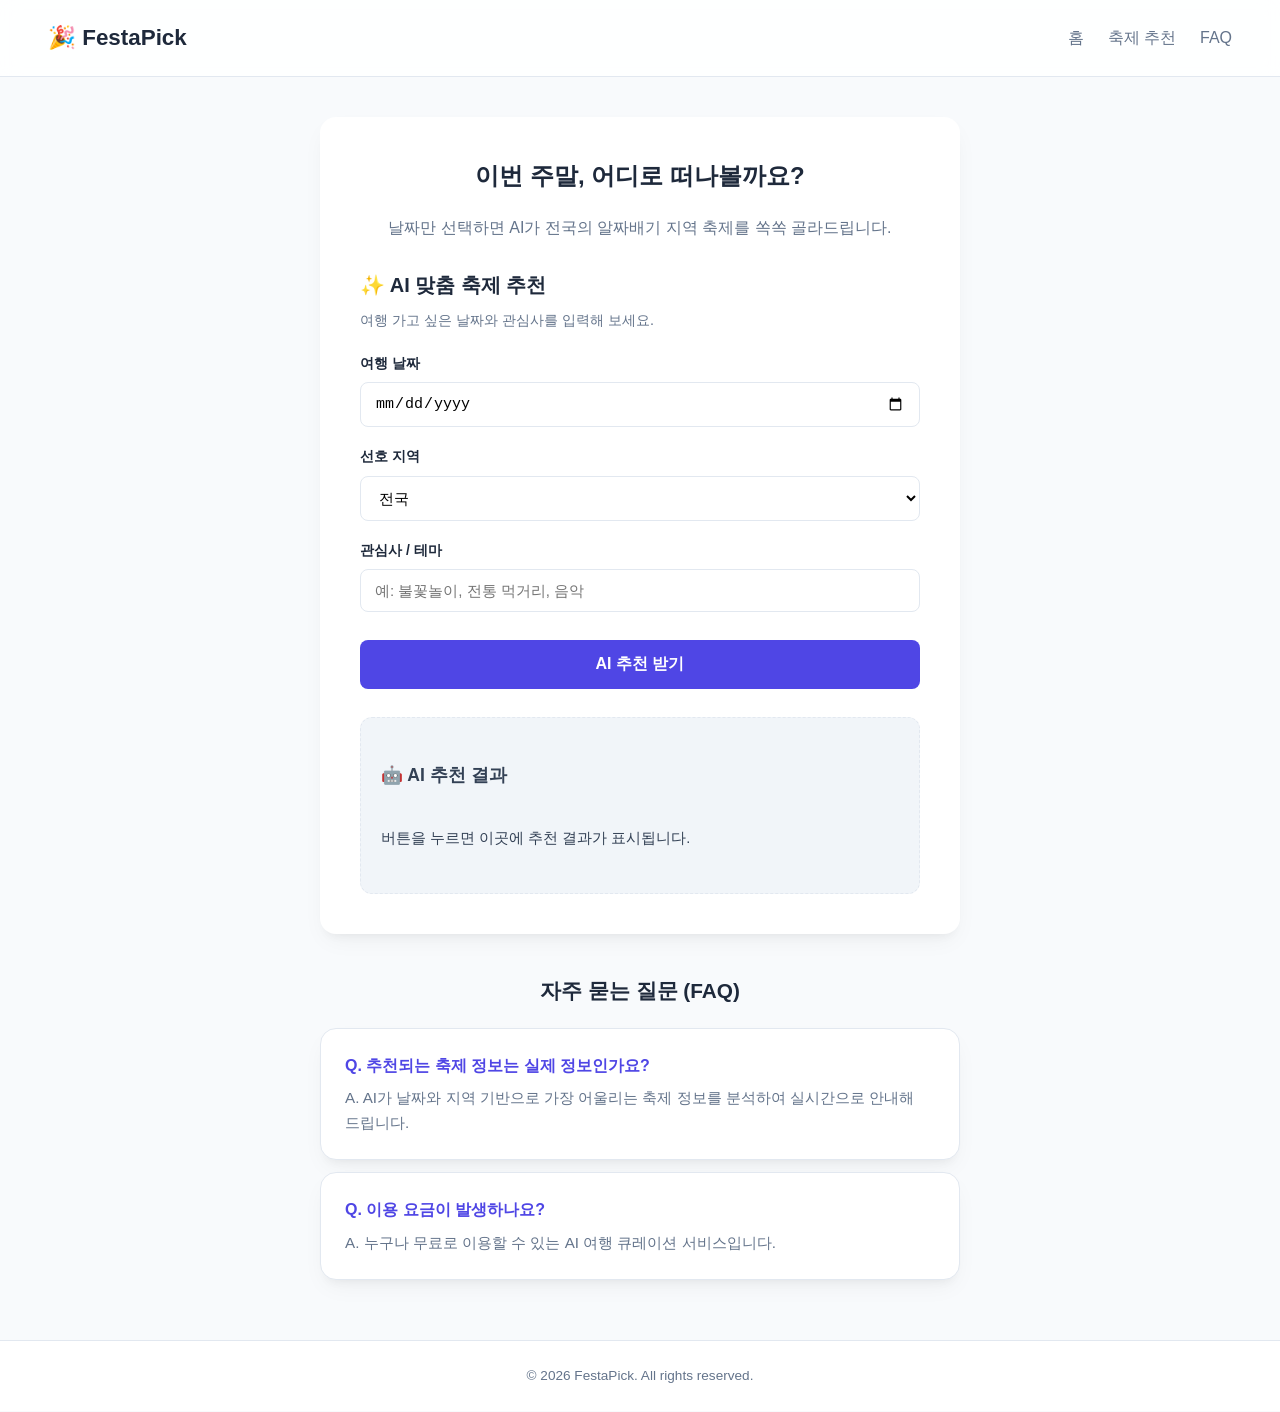
<file: A1-3/index.html>
<!DOCTYPE html>
<html lang="ko">
<head>
    <meta charset="UTF-8">
    <meta name="viewport" content="width=device-width, initial-scale=1.0">
    <title>FestaPick - 축제 추천 서비스</title>
    <link rel="stylesheet" href="css/style.css">
</head>
<body>
    <header>
        <h1>🎉 FestaPick</h1>
        <nav>
            <a href="#hero">홈</a>
            <a href="#recommend">축제 추천</a>
            <a href="#faq">FAQ</a>
        </nav>
    </header>

    <main id="hero">
        <section class="intro">
            <h2>이번 주말, 어디로 떠나볼까요?</h2>
            <p>날짜만 선택하면 AI가 전국의 알짜배기 지역 축제를 쏙쏙 골라드립니다.</p>
        </section>

        <section id="recommend" class="form-section">
            <h2>✨ AI 맞춤 축제 추천</h2>
            <p>여행 가고 싶은 날짜와 관심사를 입력해 보세요.</p>
            
            <div class="input-group">
                <label for="travel-date">여행 날짜</label>
                <input type="date" id="travel-date">
            </div>
            
            <div class="input-group">
                <label for="travel-location">선호 지역</label>
                <select id="travel-location">
                    <option value="전국">전국</option>
                    <option value="수도권">수도권 (서울/경기/인천)</option>
                    <option value="강원권">강원권</option>
                    <option value="충청권">충청권</option>
                    <option value="전라권">전라권</option>
                    <option value="경상권">경상권</option>
                    <option value="제주">제주</option>
                </select>
            </div>

            <div class="input-group">
                <label for="travel-interest">관심사 / 테마</label>
                <input type="text" id="travel-interest" placeholder="예: 불꽃놀이, 전통 먹거리, 음악">
            </div>

            <button id="submit-btn">AI 추천 받기</button>
        </section>

        <section class="result-section">
            <h2>🤖 AI 추천 결과</h2>
            <div id="result-area">버튼을 누르면 이곳에 추천 결과가 표시됩니다.</div>
        </section>
    </main>

    <section id="faq" class="faq-section">
        <h2>자주 묻는 질문 (FAQ)</h2>
        <div class="faq-item">
            <h3>Q. 추천되는 축제 정보는 실제 정보인가요?</h3>
            <p>A. AI가 날짜와 지역 기반으로 가장 어울리는 축제 정보를 분석하여 실시간으로 안내해 드립니다.</p>
        </div>
        <div class="faq-item">
            <h3>Q. 이용 요금이 발생하나요?</h3>
            <p>A. 누구나 무료로 이용할 수 있는 AI 여행 큐레이션 서비스입니다.</p>
        </div>
    </section>

    <footer>
        <p>&copy; 2026 FestaPick. All rights reserved.</p>
    </footer>

    <script src="js/main.js"></script>
</body>
</html>
</file>
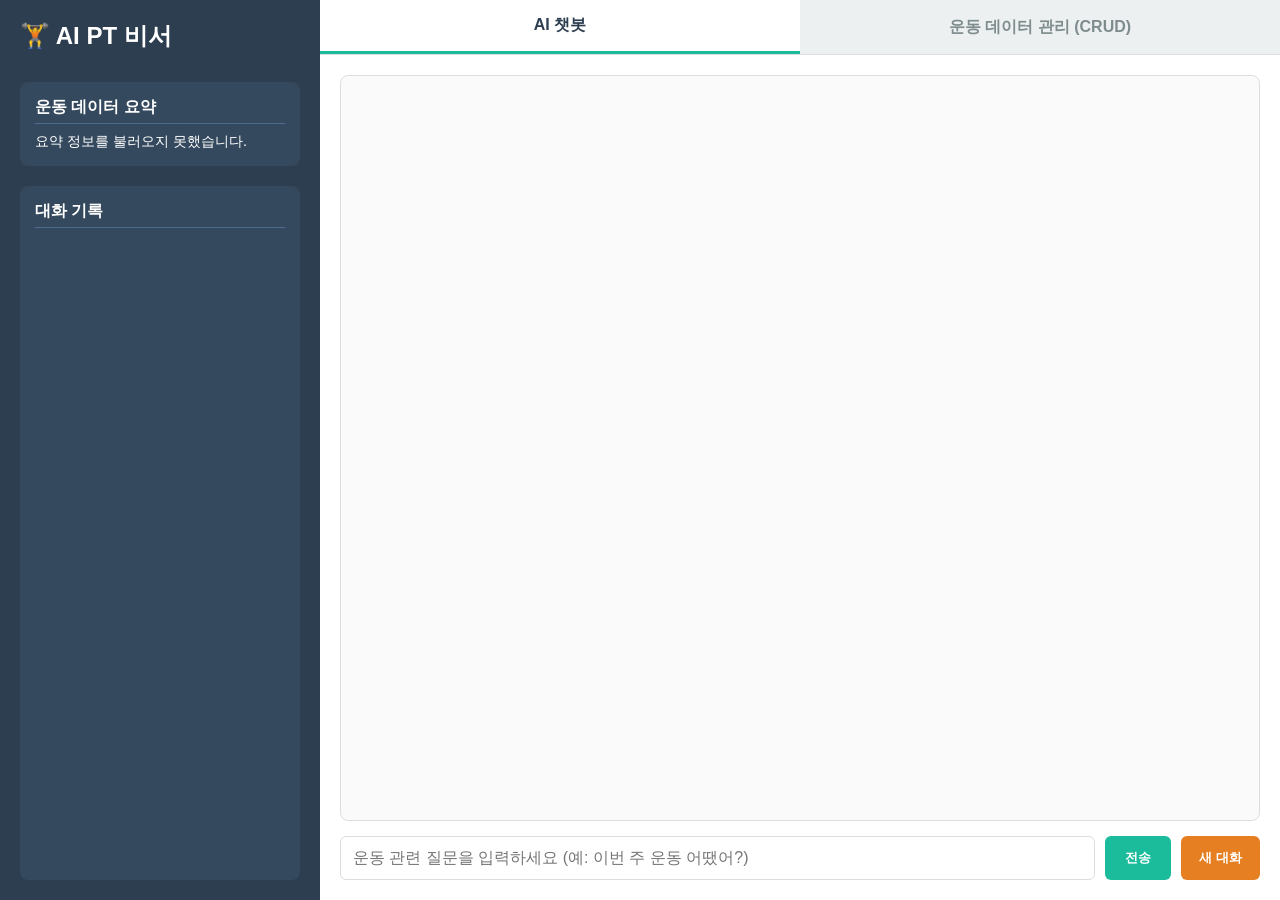
<file: M1-2/frontend/index.html>
<!DOCTYPE html>
<html lang="ko">
<head>
    <meta charset="UTF-8">
    <meta name="viewport" content="width=device-width, initial-scale=1.0">
    <title>AI 개인 PT 비서</title>
    <link rel="stylesheet" href="style.css">
</head>
<body>
    <div class="app-container">
        <!-- 사이드바 -->
        <aside class="sidebar">
            <h2>🏋️ AI PT 비서</h2>
            <div class="summary-box">
                <h3>운동 데이터 요약</h3>
                <div id="summaryContent">로딩 중...</div>
            </div>
            <div class="conv-history-box">
                <h3>대화 기록</h3>
                <ul id="convList"></ul>
            </div>
        </aside>

        <!-- 메인 콘텐츠 영역 -->
        <main class="main-content">
            <nav class="tabs">
                <button class="tab-btn active" id="chatTabBtn">AI 챗봇</button>
                <button class="tab-btn" id="dataTabBtn">운동 데이터 관리 (CRUD)</button>
            </nav>

            <!-- 1. 채팅 섹션 -->
            <section id="chatSection" class="tab-section active">
                <div id="chatBox" class="chat-box"></div>
                <div class="chat-input-area">
                    <input type="text" id="userInput" placeholder="운동 관련 질문을 입력하세요 (예: 이번 주 운동 어땠어?)" onkeypress="handleKeyPress(event)">
                    <button onclick="sendMessage()">전송</button>
                    <!-- 새 대화 버튼 추가 -->
                    <button onclick="startNewConversation()" style="background: #e67e22; color: white; border: none; padding: 12px 18px; border-radius: 6px; cursor: pointer; font-weight: bold;">새 대화</button>
                </div>
            </section>

            <!-- 2. 데이터 관리 섹션 -->
            <section id="dataSection" class="tab-section">
                <h3>운동 기록 추가</h3>
                <form id="dataForm" onsubmit="addExerciseData(event)">
                    <input type="date" id="inputDate" required>
                    <input type="text" id="inputExercise" placeholder="운동 종류 (예: 스쿼트)" required>
                    <input type="number" step="0.1" id="inputVal" placeholder="수치 (kg 또는 분)" required>
                    <input type="text" id="inputMemo" placeholder="메모 (예: 5세트 완료)">
                    <button type="submit">기록 추가</button>
                    <button type="button" onclick="generateDummyData()" style="background: #f39c12; color: white; border: none; padding: 12px 20px; border-radius: 6px; cursor: pointer; font-weight: bold;">🎲 더미 기록 (+10개)</button>
                </form>

                <h3>운동 기록 목록</h3>
                <table class="data-table">
                    <thead>
                        <tr>
                            <th>날짜</th>
                            <th>운동 종류</th>
                            <th>기록(값)</th>
                            <th>메모</th>
                            <th>관리</th>
                        </tr>
                    </thead>
                    <tbody id="dataTableBody"></tbody>
                </table>
            </section>
        </main>
    </div>

    <script src="app.js"></script>
</body>
</html>
</file>
<file: A1-3/css/style.css>
/* 1. 기본 스타일 및 변수 설정 */
:root {
    --primary-color: #4f46e5;       /* 메인 브랜드 컬러 (인디고) */
    --primary-hover: #4338ca;
    --bg-color: #f8fafc;            /* 아주 연한 회색 배경 */
    --text-main: #1e293b;           /* 진한 텍스트 */
    --text-muted: #64748b;         /* 흐린 텍스트 */
    --border-color: #e2e8f0;        /* 경계선 색상 */
    --white: #ffffff;
}

* {
    box-sizing: border-box;
}

body {
    font-family: 'Pretendard', 'Apple SD Gothic Neo', sans-serif;
    margin: 0;
    padding: 0;
    background-color: var(--bg-color);
    color: var(--text-main);
    line-height: 1.6;
    overflow-x: hidden; /* 모바일 가로 스크롤 방지 */
}

/* 2. 헤더: 반응형 고정 헤더 */
header {
    background: rgba(255, 255, 255, 0.85);
    backdrop-filter: blur(10px);
    padding: 1rem 1.5rem;
    display: flex;
    justify-content: space-between;
    align-items: center;
    border-bottom: 1px solid var(--border-color);
    position: sticky;
    top: 0;
    z-index: 100;
}

header h1 {
    margin: 0;
    font-size: 1.25rem;
    white-space: nowrap;
}

header nav {
    display: flex;
    gap: 16px;
}

header nav a {
    text-decoration: none;
    color: var(--text-muted);
    font-weight: 500;
    font-size: 0.95rem;
    transition: color 0.2s;
    white-space: nowrap;
}

header nav a:hover {
    color: var(--primary-color);
}

/* 3. 메인 컨텐츠 영역 */
main {
    width: calc(100% - 32px); /* 모바일 좌우 여백 확보 */
    max-width: 640px;
    margin: 24px auto;
    padding: 24px 20px;
    background: var(--white);
    border-radius: 16px;
    box-shadow: 0 10px 25px -5px rgba(0, 0, 0, 0.05), 
                0 8px 10px -6px rgba(0, 0, 0, 0.05);
}

/* 소개 글 영역 */
.intro {
    text-align: center;
    margin-bottom: 28px;
}

.intro h2 {
    margin-top: 0;
    font-size: 1.35rem;
    word-break: keep-all; /* 한글 단어 단위 줄바꿈 */
}

.intro p {
    color: var(--text-muted);
    margin-bottom: 0;
    font-size: 0.95rem;
    word-break: keep-all;
}

/* 4. 입력 그룹 스타일링 */
.form-section h2 {
    font-size: 1.25rem;
    margin-bottom: 8px;
}

.form-section > p {
    color: var(--text-muted);
    font-size: 0.9rem;
    margin-top: 0;
    margin-bottom: 20px;
    word-break: keep-all;
}

.input-group {
    margin-bottom: 18px;
}

.input-group label {
    display: block;
    margin-bottom: 8px;
    font-size: 14px;
    font-weight: 600;
    color: var(--text-main);
}

.input-group input, 
.input-group select {
    width: 100%;
    padding: 12px 14px;
    border: 1px solid var(--border-color);
    border-radius: 8px;
    font-size: 15px;
    transition: all 0.2s ease;
    outline: none;
    background-color: var(--white);
}

.input-group input:focus, 
.input-group select:focus {
    border-color: var(--primary-color);
    box-shadow: 0 0 0 4px rgba(79, 70, 229, 0.1);
}

/* 5. 버튼 스타일링 */
button {
    background: var(--primary-color);
    color: #fff;
    border: none;
    padding: 14px 20px;
    width: 100%;
    font-size: 16px;
    font-weight: 600;
    border-radius: 8px;
    cursor: pointer;
    transition: all 0.2s ease;
    margin-top: 10px;
}

button:hover {
    background: var(--primary-hover);
    transform: translateY(-1px);
}

button:active {
    transform: translateY(0px);
}

/* 6. 결과 섹션 */
.result-section {
    margin-top: 28px;
    padding: 20px;
    background: #f1f5f9;
    border-radius: 12px;
    border: 1px dashed var(--border-color);
    white-space: pre-line;
    font-size: 14.5px;
    color: #334155;
    word-break: break-word;
}

.result-section h2 {
    font-size: 1.1rem;
    margin-top: 0;
}

/* 7. FAQ 섹션 */
.faq-section {
    width: calc(100% - 32px);
    max-width: 640px;
    margin: 32px auto 48px;
    padding: 0;
}

.faq-section h2 {
    text-align: center;
    font-size: 1.3rem;
    margin-bottom: 20px;
}

.faq-item {
    background: var(--white);
    padding: 20px;
    border-radius: 16px;
    margin-bottom: 12px;
    box-shadow: 0 10px 25px -5px rgba(0, 0, 0, 0.05), 
                0 8px 10px -6px rgba(0, 0, 0, 0.05);
    border: 1px solid var(--border-color);
}

.faq-item h3 {
    margin: 0 0 8px 0;
    font-size: 0.98rem;
    color: var(--primary-color);
    word-break: keep-all;
}

.faq-item p {
    margin: 0;
    font-size: 0.9rem;
    color: var(--text-muted);
    word-break: keep-all;
}

/* 8. 푸터 영역 */
footer {
    text-align: center;
    padding: 24px 1rem;
    color: var(--text-muted);
    font-size: 0.85rem;
    border-top: 1px solid var(--border-color);
    background-color: var(--white);
}

footer p {
    margin: 0;
}

/* 9. 반응형 미디어 쿼리 (태블릿 / 데스크톱 이상) */
@media (min-width: 640px) {
    header {
        padding: 1.25rem 3rem;
    }

    header h1 {
        font-size: 1.4rem;
    }

    header nav {
        gap: 24px;
    }

    header nav a {
        font-size: 1rem;
    }

    main {
        margin: 40px auto;
        padding: 40px;
    }

    .intro h2 {
        font-size: 1.5rem;
    }

    .intro p {
        font-size: 1rem;
    }

    .faq-section {
        margin: 40px auto 60px;
    }

    .faq-item {
        padding: 24px;
    }

    .faq-item h3 {
        font-size: 1rem;
    }

    .faq-item p {
        font-size: 0.95rem;
    }
}
</file>
<file: M1-2/frontend/style.css>
* { 
    box-sizing: border-box; 
    margin: 0; 
    padding: 0; 
    font-family: 'Segoe UI', Tahoma, Geneva, Verdana, sans-serif; 
}

body { 
    background-color: #f4f7f6; 
    color: #333; 
    display: flex; 
    height: 100vh; 
    overflow: hidden; 
}

.app-container { 
    display: flex; 
    width: 100vw; 
    height: 100vh; 
}

/* 사이드바 스타일 (대화 기록이 남은 공간을 꽉 채우도록 설정) */
.sidebar { 
    width: 320px; 
    background: #2c3e50; 
    color: white; 
    padding: 20px; 
    display: flex; 
    flex-direction: column; 
    gap: 20px; 
    height: 100vh;
    box-sizing: border-box;
    overflow: hidden;
}

.sidebar h2 { 
    font-size: 1.5rem; 
    margin-bottom: 10px; 
    flex-shrink: 0;
}

.summary-box { 
    background: #34495e; 
    padding: 15px; 
    border-radius: 8px; 
    font-size: 0.9rem; 
    flex-shrink: 0; 
}

/* 대화 기록 박스가 사이드바 하단 남은 공간을 가득 채움 */
.conv-history-box { 
    background: #34495e; 
    padding: 15px; 
    border-radius: 8px; 
    font-size: 0.9rem; 
    flex: 1; 
    display: flex;
    flex-direction: column;
    overflow: hidden;
}

.summary-box h3, .conv-history-box h3 { 
    margin-bottom: 8px; 
    font-size: 1rem; 
    border-bottom: 1px solid #4e6d8c; 
    padding-bottom: 5px; 
    flex-shrink: 0;
}

/* 대화 리스트: 남은 공간 전체를 스크롤 영역으로 사용 */
#convList { 
    list-style: none; 
    margin-top: 10px; 
    flex: 1; 
    max-height: none; 
    overflow-y: auto; 
}

#convList li { 
    padding: 8px 10px; 
    background: #2c3e50; 
    margin-bottom: 6px; 
    border-radius: 4px; 
    cursor: pointer; 
    font-size: 0.85rem; 
}

#convList li:hover { 
    background: #1abc9c; 
}

/* 메인 콘텐츠 스타일 */
.main-content { 
    flex: 1; 
    display: flex; 
    flex-direction: column; 
    background: #fff; 
}

.tabs { 
    display: flex; 
    background: #ecf0f1; 
    border-bottom: 1px solid #ddd; 
}

.tab-btn { 
    flex: 1; 
    padding: 15px; 
    border: none; 
    background: none; 
    font-size: 1rem; 
    font-weight: bold; 
    cursor: pointer; 
    color: #7f8c8d; 
}

.tab-btn.active { 
    background: #fff; 
    color: #2c3e50; 
    border-bottom: 3px solid #1abc9c; 
}

.tab-section { 
    display: none; 
    flex: 1; 
    flex-direction: column; 
    padding: 20px; 
    overflow-y: auto; 
}

.tab-section.active { 
    display: flex; 
}

/* 채팅 UI */
.chat-box { 
    flex: 1; 
    border: 1px solid #ddd; 
    border-radius: 8px; 
    padding: 15px; 
    overflow-y: auto; 
    display: flex; 
    flex-direction: column; 
    gap: 10px; 
    margin-bottom: 15px; 
    background: #fafafa; 
}

.message { 
    max-width: 70%; 
    padding: 10px 14px; 
    border-radius: 12px; 
    font-size: 0.95rem; 
    line-height: 1.4; 
    word-break: break-word; 
}

.message.user { 
    align-self: flex-end; 
    background: #1abc9c; 
    color: white; 
    border-bottom-right-radius: 2px; 
}

.message.ai { 
    align-self: flex-start; 
    background: #e0e0e0; 
    color: #333; 
    border-bottom-left-radius: 2px; 
}

.chat-input-area { 
    display: flex; 
    gap: 10px; 
}

.chat-input-area input { 
    flex: 1; 
    padding: 12px; 
    border: 1px solid #ddd; 
    border-radius: 6px; 
    font-size: 1rem; 
}

.chat-input-area button, #dataForm button { 
    padding: 12px 20px; 
    background: #1abc9c; 
    color: white; 
    border: none; 
    border-radius: 6px; 
    cursor: pointer; 
    font-weight: bold; 
}

.chat-input-area button:hover, #dataForm button:hover { 
    background: #16a085; 
}

/* 데이터 관리 UI */
#dataForm { 
    display: flex; 
    gap: 10px; 
    margin-bottom: 20px; 
    flex-wrap: wrap; 
}

#dataForm input { 
    padding: 10px; 
    border: 1px solid #ddd; 
    border-radius: 6px; 
    flex: 1; 
    min-width: 140px; 
}

.data-table { 
    width: 100%; 
    border-collapse: collapse; 
    margin-top: 10px; 
}

.data-table th, .data-table td { 
    border: 1px solid #ddd; 
    padding: 10px; 
    text-align: center; 
    font-size: 0.9rem; 
}

.data-table th { 
    background: #f8f9fa; 
}

.delete-btn { 
    background: #e74c3c; 
    color: white; 
    border: none; 
    padding: 6px 10px; 
    border-radius: 4px; 
    cursor: pointer; 
}

.delete-btn:hover { 
    background: #c0392b; 
}
</file>
